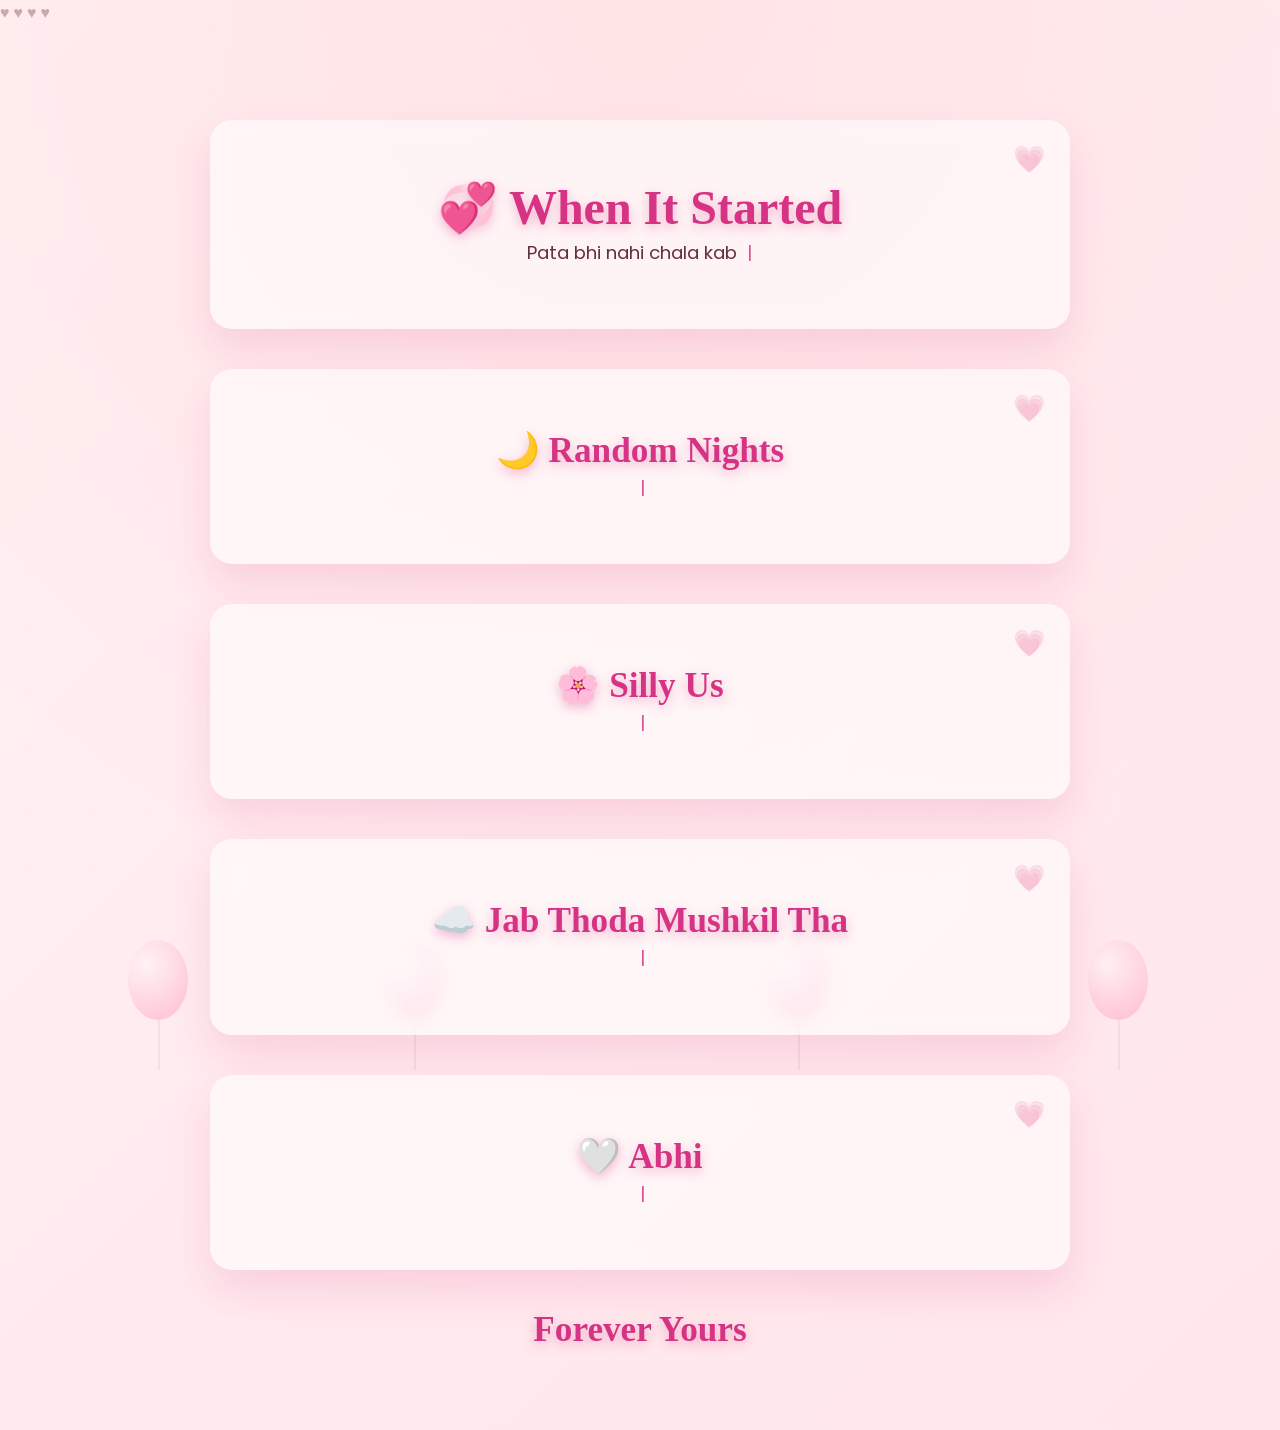
<file: index.html>
<!DOCTYPE html>
<html lang="en">
<head>
  <meta charset="UTF-8" />
  <meta name="viewport" content="width=device-width, initial-scale=1.0"/>
  <title>Our Love Story</title>

  <!-- Google Fonts -->
  <link href="https://fonts.googleapis.com/css2?family=Playfair+Display:wght@400;700&family=Poppins:wght@300;400;600&display=swap" rel="stylesheet">

  <link rel="stylesheet" href="style.css">
</head>
<body>
  <!--audio-->
  <audio id="bgMusic" loop>
  <source src="1.mp3" type="audio/mpeg">
</audio>

<script>
document.addEventListener("click", function () {
  var music = document.getElementById("bgMusic");
  music.volume = 0.3;
  music.play();
}, { once: true });
</script>


  <div class="balloons">
  <span class="balloon"></span>
  <span class="balloon"></span>
  <span class="balloon"></span>
  <span class="balloon"></span>
  <div class="sparkles"></div>

</div>
</script>
  <!-- Floating Hearts -->
  <div class="hearts">
    <span class="heart">♥</span>
    <span class="heart">♥</span>
    <span class="heart">♥</span>
    <span class="heart">♥</span>
  </div>

  <div class="container">

    <section class="hero type-section">
      <h1>💞 When It Started</h1>
      <p class="typewriter" data-text="Pata bhi nahi chala kab baat karte-karte
tum aadat ban gaye.
Shuru mein bas normal attraction laga tha…
phir dheere-dheere
tum zarurat lagne lage.💖"></p>
    </section>

    <section class="section type-section">
      <h2>🌙 Random Nights</h2>
      <p class="typewriter" data-text="Yaad hai woh raat ? Jab main emotional ho gaya tha, aur us waqt tum na mera sath diya. Sach to ye hai yaar, main jitni bhi koshish kar loon, lakin
tumne mere liye jo kiya hai, usse zyada main kabhi nahi kar paunga. 🤍"></p>
    </section>

    <section class="section type-section">
      <h2>🌸 Silly Us</h2>
      <p class="typewriter" data-text="Hum dono thode ajeeb hain, thoda ziddi, thoda overthinking wale. Par jab saath hote hain
to sab normal lagta hai. Jaise duniya ka noise thoda kam ho jaata hai.❤️"></p>
    </section>

    <section class="section type-section">
      <h2>☁️ Jab Thoda Mushkil Tha</h2>
      <p class="typewriter" data-text="Kabhi-kabhi baatein ulajh jaati thi, kabhi mood, kabhi ego. Par sach bolun…
tumse dur rehna ka kabhi muun kara he nhi.💝"></p>
    </section>

    <section class="section type-section">
      <h2>🤍 Abhi</h2>
      <p class="typewriter" data-text="Future ka mujhe nahi pata, perfect ending ka bhi nahi. Bas itna pata hai
 jab bhi din kharab hota hai, tum yaad aate ho… aur sab thoda better lagne lagta hai.💗"></p>
    </section>
    <h2>Forever Yours</h2>
    <a href="valentine.html">
      <button id="openCard" class="cta-button">Open My Heart ❤️💌</button>
</a>
  </div>
  <!-- Modal 
   
  <div class="modal" id="modal">
    <div class="envelope">
      <h3>Happy Valentine’s Day </h3>
      <p>
        Tum meri kahani ka sabse khoobsurat hissa ho.  
        Aaj bhi, kal bhi, hamesha.
      </p>-->
  <script src="script.js"></script>
</body>
</html>
</file>
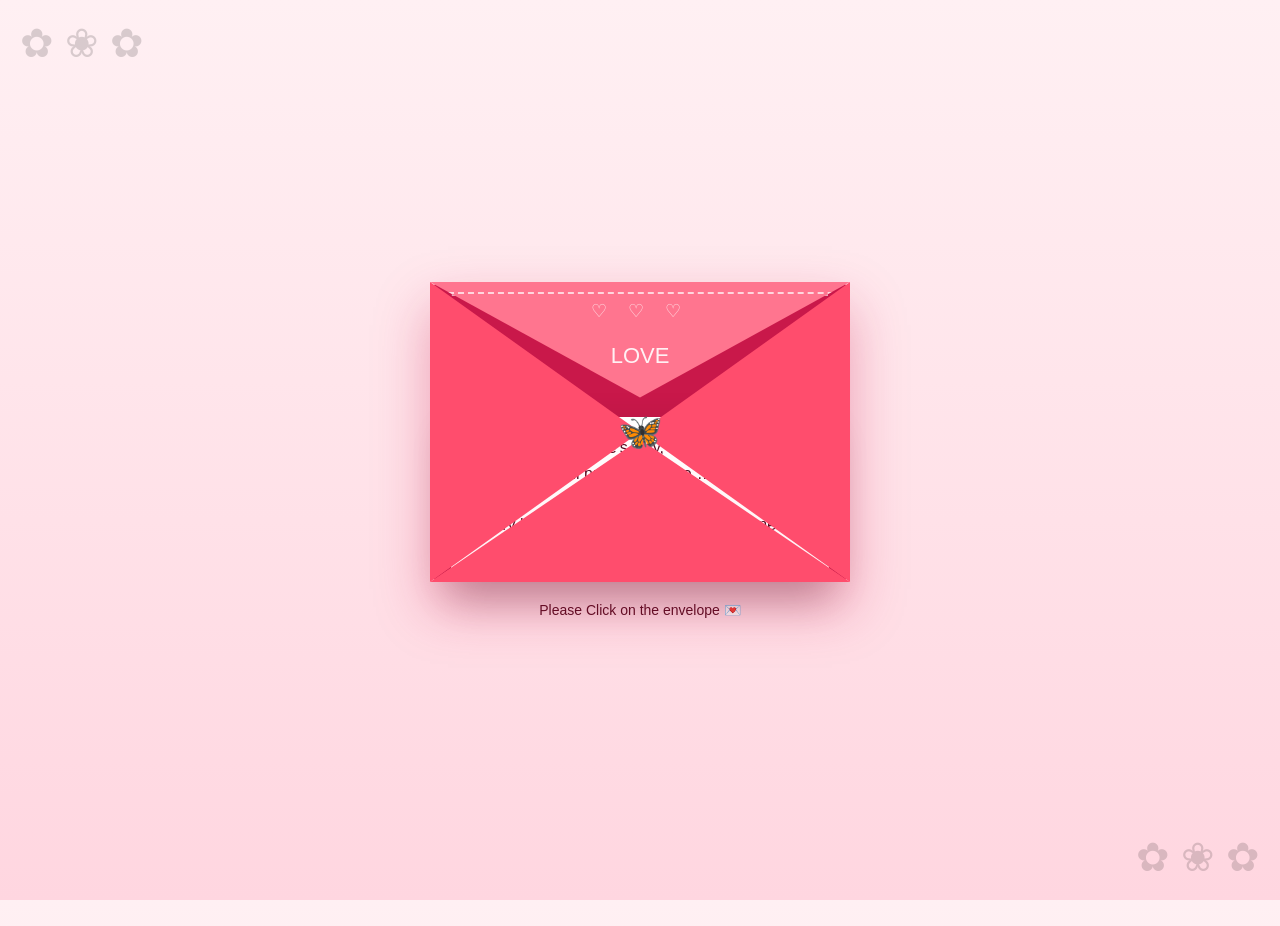
<file: valentine.html>
<!DOCTYPE html>
<html lang="en">
<head>
  <meta charset="UTF-8">
  <title>Happy Valentine's Day 💌</title>
  <link rel="stylesheet" href="valentine.css">
</head>
<body>
  <!--audio-->
  <audio id="bgMusic" loop>
  <source src="valentine.mp3" type="audio/mpeg">
</audio>
<div class="balloons">
  <span class="balloon"></span>
  <span class="balloon"></span>
  <span class="balloon"></span>
  <span class="balloon"></span>
</div>

  <div class="scene">
    <div class="envelope" id="envelope">
      <div class="butterfly">
  <span class="wing left"></span>
  <span class="wing right"></span>
  <div class="body"></div>
</div>


      <div class="letter" id="letter">
        <p>
          Happy Valentine’s Day, Himanshi ❤️❤️<br>
Tum meri pehli priority thi… ho… aur hamesha rahogi.<br>
Sorry har us baat ke liye jo maine anjaane ma <br> ki or tume pareshan kiyaa.❤️
        </p>
      </div>
      

      <div class="env-back"></div>
      <div class="env-left"></div>
      <div class="env-right"></div>
      <div class="env-bottom"></div>
      <div class="butterfly">🦋</div>


      <div class="env-front"></div>
      <div class="env-flap">
        <span>LOVE</span>
      </div>
            
    </div>

    <p class="hint">Please Click on the envelope 💌</p>
  </div>

  


  <script src="valentine.js"></script>

</body>
</html>
</file>
<file: style.css>
* {
  margin: 0;
  padding: 0;
  box-sizing: border-box;
}

body {
  font-family: 'Poppins', sans-serif;
  background:
    radial-gradient(circle at top, #ffe4e6, transparent 60%),
    linear-gradient(135deg, #fff1f2, #ffe6eb);
  color: #4a0e17;
  overflow-x: hidden;
}


.container {
  max-width: 900px;
  margin: auto;
  padding: 80px 20px;
  text-align: center;
}


/* Sections */

.section, .hero {
  background: rgba(255,255,255,0.55);
  backdrop-filter: blur(8px);
  border-radius: 22px;
  margin: 40px 0;
  padding: 60px 30px;
  box-shadow: 0 20px 40px rgba(214,51,132,0.15);
  animation: fadeUp 1s ease forwards;
}
@keyframes fadeUp {
  from {
    opacity: 0;
    transform: translateY(40px);
  }
  to {
    opacity: 1;
    transform: translateY(0);
  }
}


h1, h2 {
  font-family: 'Great Vibes', cursive;
  color: #d63384;
  text-shadow: 0 4px 12px rgba(214,51,132,0.35);
}


h1 { font-size: 3rem; }
h2 { font-size: 2.2rem; }
h1 {
  font-family: 'Great Vibes', cursive;
}
h2 {
  font-family: 'Great Vibes', cursive;
}
/* Typewriter */
.typewriter {
  font-size: 1.15rem;
  line-height: 1.8;
  opacity: 0.85;
}

.typewriter::after {
  content: "|";
  animation: blink 1.2s infinite;
  color: #ff6b9d;
}


/* Cursor */
.typewriter::after {
  content: "|";
  margin-left: 5px;
  animation: blink 1s infinite;
  color: #d63384;
}

@keyframes blink {
  0%,50% {opacity:1;}
  51%,100% {opacity:0;}
}

/* Button */
.cta-button {
  margin-top: 40px;
  background: linear-gradient(135deg,#ff6b9d,#d63384);
  color: white;
  border: none;
  padding: 16px 42px;
  font-size: 1.15rem;
  border-radius: 50px;
  cursor: pointer;
  box-shadow: 0 15px 35px rgba(214,51,132,0.4);
  
}


.cta-button:hover {
  transform: translateY(-4px) scale(1.05);
  box-shadow: 0 25px 45px rgba(214,51,132,0.55);
}
/* initially hidden */
.cta-button {
  display: none;   /* 👈 strongest hide method */
  margin-top: 40px;
  background: linear-gradient(135deg,#ff6b9d,#d63384);
  color: white;
  border: none;
  padding: 16px 42px;
  font-size: 1.15rem;
  border-radius: 50px;
  cursor: pointer;
  box-shadow: 0 15px 35px rgba(214,51,132,0.4);
  transition: all 0.35s ease;
}

.cta-button.show {
  display: inline-block;
  animation: flashBtn 1s infinite alternate;
}

@keyframes flashBtn {
  from { box-shadow: 0 15px 35px rgba(214,51,132,0.4); }
  to { box-shadow: 0 0 25px #ff6b9d; }
}


/* Modal */
.modal {
  display: none;
  position: fixed;
  inset: 0;
  background: rgba(0,0,0,0.5);
  justify-content: center;
  align-items: center;
}

.modal.show { display: flex; }

.envelope {
  background: white;
  padding: 25px;
  border-radius: 12px;
  max-width: 400px;
  animation: pop 0.6s ease;
}

@keyframes pop {
  from { transform: scale(0.8); opacity: 0; }
  to { transform: scale(1); opacity: 1; }
}

/* Hearts */
.hearts {
  position: fixed;
  inset: 0;
  pointer-events: none;
}

.heart {
  font-size: 16px;
  opacity: 0.3;
  filter: blur(0.3px);
}


.heart:nth-child(1){ left:10%; }
.heart:nth-child(2){ left:30%; animation-delay:-2s;}
.heart:nth-child(3){ left:60%; animation-delay:-4s;}
.heart:nth-child(4){ left:80%; animation-delay:-1s;}

@keyframes float {
  0%{transform:translateY(100vh); opacity:0;}
  10%{opacity:1;}
  100%{transform:translateY(-100vh); opacity:0;}
}
.balloons {
  position: fixed;
  inset: 0;
  pointer-events: none;
  z-index: 0;
}

.balloon {
  position: absolute;
  bottom: -120px;
  width: 60px;
  height: 80px;
  background: radial-gradient(circle at 30% 30%, #fff, #ff6b9d);
  border-radius: 50% 50% 50% 50%;
  animation: fly 14s linear infinite;
  opacity: 0.35;
}

.balloon::after {
  content: "";
  position: absolute;
  left: 50%;
  top: 100%;
  width: 2px;
  height: 50px;
  background: rgba(0,0,0,0.15);
}

.balloon:nth-child(1){ left: 10%; animation-delay: 0s; }
.balloon:nth-child(2){ left: 30%; animation-delay: -4s; }
.balloon:nth-child(3){ left: 60%; animation-delay: -8s; }
.balloon:nth-child(4){ left: 85%; animation-delay: -2s; }

@keyframes fly {
  from { transform: translateY(0); }
  to { transform: translateY(-120vh); }
}
.section::before,
.hero::before {
  content: "💗";
  position: absolute;
  top: 20px;
  right: 25px;
  font-size: 26px;
  opacity: 0.25;
}
.sparkles {
  position: fixed;
  inset: 0;
  background-image:
    radial-gradient(#ff6b9d 1px, transparent 1px);
  background-size: 60px 60px;
  opacity: 0.05;
  pointer-events: none;
}
</file>
<file: valentine.css>
* {
  margin: 0;
  padding: 0;
  box-sizing: border-box;
  font-family: Poppins, Arial, sans-serif;
}

/* ===== COLORS ===== */
:root {
  --bg1: #FFF0F3;
  --bg2: #FFD6E0;

  --env-back: #C9184A;
  --env-front: #FF4D6D;
  --env-flap: #FF758F;

  --letter-bg: #ffffff;
  --text: #590D22;
}

/* ===== BODY ===== */
body {
  height: 100vh;
  background: linear-gradient(180deg, var(--bg1), var(--bg2));
  display: flex;
  justify-content: center;
  align-items: center;
}

/* ===== SCENE ===== */
.scene {
  text-align: center;
}

/* ===== ENVELOPE ===== */
.envelope {
  
  width: 420px;
  height: 300px;
  position: relative;
  cursor: pointer;
  perspective: 1200px;
  box-shadow: 0 25px 50px rgba(201, 24, 74, 0.35);
  transition: transform 0.3s ease;
}

.envelope:hover {
  transform: scale(1.04);
}

/* ===== BACK ===== */
.env-back {
  position: absolute;
  inset: 0;
  background: var(--env-back);
  border-radius: 12px;
  z-index: 1;
}

/* ===== LETTER ===== */
.letter {
  position: absolute;
  top: 45%;
  left: 50%;
  transform: translate(-50%, 0);
  width: 90%;
  background: linear-gradient(180deg, #fff, #fff0f3);
  padding: 18px;
  border-radius: 10px;
  text-align: center;
  line-height: 1.6;
  font-size: 16px;
  color: var(--text);
  z-index: 4;
  transition: transform 0.9s ease;
  box-shadow: 0 15px 40px rgba(0,0,0,0.2);
}

/* ===== FRONT ===== */
/* ===== BOTTOM TRIANGLE FLAP ===== */
.env-bottom {
  position: absolute;
  bottom: 0;
  left: 0;
  width: 100%;
  height: 68%;
  background: var(--env-front);
  clip-path: polygon(0 100%, 50% 30%, 100% 100%);
  z-index: 4;
}

/*.env-front {
  position: absolute;
  bottom: 0;
  width: 100%;
  height: 60%;
  background: var(--env-front);
  border-radius: 0 0 12px 12px;
  z-index: 6;
}*/

/* ===== LEFT FLAP ===== */
.env-left {
  position: absolute;
  left: 0;
  top: 0;
  width: 50%;
  height: 100%;
  background: var(--env-front);
  clip-path: polygon(0 0, 100% 50%, 0 100%);
  z-index: 6;
}

/* ===== RIGHT FLAP ===== */
.env-right {
  position: absolute;
  right: 0;
  top: 0;
  width: 50%;
  height: 100%;
  background: var(--env-front);
  clip-path: polygon(100% 0, 0 50%, 100% 100%);
  z-index: 6;
}

/* ===== TOP SEAL FLAP (FIXED) ===== */
.env-flap {
  position: absolute;
  top: 0;
  left: 0;
  width: 100%;
  height: 55%;
  background: var(--env-flap);
  clip-path: polygon(0 0, 50% 70%, 100% 0);
  transform-origin: top center;
  transition: transform 0.9s ease;
  z-index: 3;
}

/* ===== OPEN STATE ===== */
.envelope.open .env-flap {
  transform: rotateX(180deg);
}

/* ===== SCROLL BAR ===== */
.letter::-webkit-scrollbar {
  width: 6px;
}

.letter::-webkit-scrollbar-thumb {
  background: var(--env-flap);
  border-radius: 10px;
}

/* ===== HINT TEXT ===== */
.hint {
  margin-top: 20px;
  font-size: 14px;
  color: var(--text);
}

.envelope::before {
  content: "";
  position: absolute;
  inset: 12px;
  border: 2px dashed rgba(255,255,255,0.6);
  border-radius: 10px;
  z-index: 2;
}
.envelope::after {
  content: "♡  ♡  ♡";
  position: absolute;
  bottom: 18px;
  left: 50%;
  transform: translateX(-50%);
  color: rgba(255,255,255,0.7);
  font-size: 18px;
  z-index: 3;
}
body {
  overflow: hidden;
}

body::before {
  content: "✿  ❀  ✿";
  position: absolute;
  top: 20px;
  left: 20px;
  font-size: 40px;
  opacity: 0.15;
}

body::after {
  content: "✿  ❀  ✿";
  position: absolute;
  bottom: 20px;
  right: 20px;
  font-size: 40px;
  opacity: 0.15;
}
.butterfly {
  position: absolute;
  top: 50%;
  left: 50%;
  transform: translate(-50%, -50%);
  font-size: 36px;
  z-index: 10;
  animation: flap 1.2s infinite ease-in-out;
  pointer-events: none;
}

@keyframes flap {
  0%, 100% {
    transform: translate(-50%, -50%) scale(1);
  }
  50% {
    transform: translate(-50%, -50%) scale(1.15) rotate(5deg);
  }
}
.env-flap::after {
  content: "♡   ♡   ♡";
  position: absolute;
  top: 18px;
  left: 50%;
  transform: translateX(-50%);
  font-size: 18px;
  color: rgba(255,255,255,0.8);
  letter-spacing: 8px;
}
.env-flap::before {
  content: "";
  position: absolute;
  inset: 10px;
  border: 2px dashed rgba(255,255,255,0.7);
  border-radius: 8px;
}
.env-flap span {
  position: absolute;
  top: 45%;
  left: 50%;
  transform: translate(-50%, -50%);
  font-size: 22px;
  color: rgba(255,255,255,0.9);
}
.envelope {
  transition: box-shadow 0.4s ease, transform 0.4s ease;
}

.envelope:hover {
  box-shadow:
    0 30px 60px rgba(255, 77, 109, 0.45),
    0 0 20px rgba(255, 200, 220, 0.6);
}
/*----------*/
.envelope {
  position: relative;
}

.envelope::after {
  content: "";
  position: absolute;
  top: -60%;
  left: -60%;
  width: 220%;
  height: 220%;
  background: linear-gradient(
    120deg,
    transparent 30%,
    rgba(255,255,255,0.45),
    transparent 70%
  );
  transform: rotate(25deg);
  opacity: 0;
  transition: opacity 0.3s ease;
}

.envelope:hover::after {
  opacity: 1;
  animation: shineMove 1.2s ease-in-out;
}

@keyframes shineMove {
  from {
    transform: translateX(-40%) rotate(25deg);
  }
  to {
    transform: translateX(40%) rotate(25deg);
  }
}
.balloons {
  position: fixed;
  inset: 0;
  pointer-events: none;
  z-index: 0;
}

.balloon {
  position: absolute;
  bottom: -120px;
  width: 60px;
  height: 80px;
  background: radial-gradient(circle at 30% 30%, #fff, #ff6b9d);
  border-radius: 50% 50% 50% 50%;
  animation: fly 14s linear infinite;
  opacity: 0.35;
}

.balloon::after {
  content: "";
  position: absolute;
  left: 50%;
  top: 100%;
  width: 2px;
  height: 50px;
  background: rgba(0,0,0,0.15);
}

.balloon:nth-child(1){ left: 10%; animation-delay: 0s; }
.balloon:nth-child(2){ left: 30%; animation-delay: -4s; }
.balloon:nth-child(3){ left: 60%; animation-delay: -8s; }
.balloon:nth-child(4){ left: 85%; animation-delay: -2s; }

@keyframes fly {
  from { transform: translateY(0); }
  to { transform: translateY(-120vh); }
}
</file>
